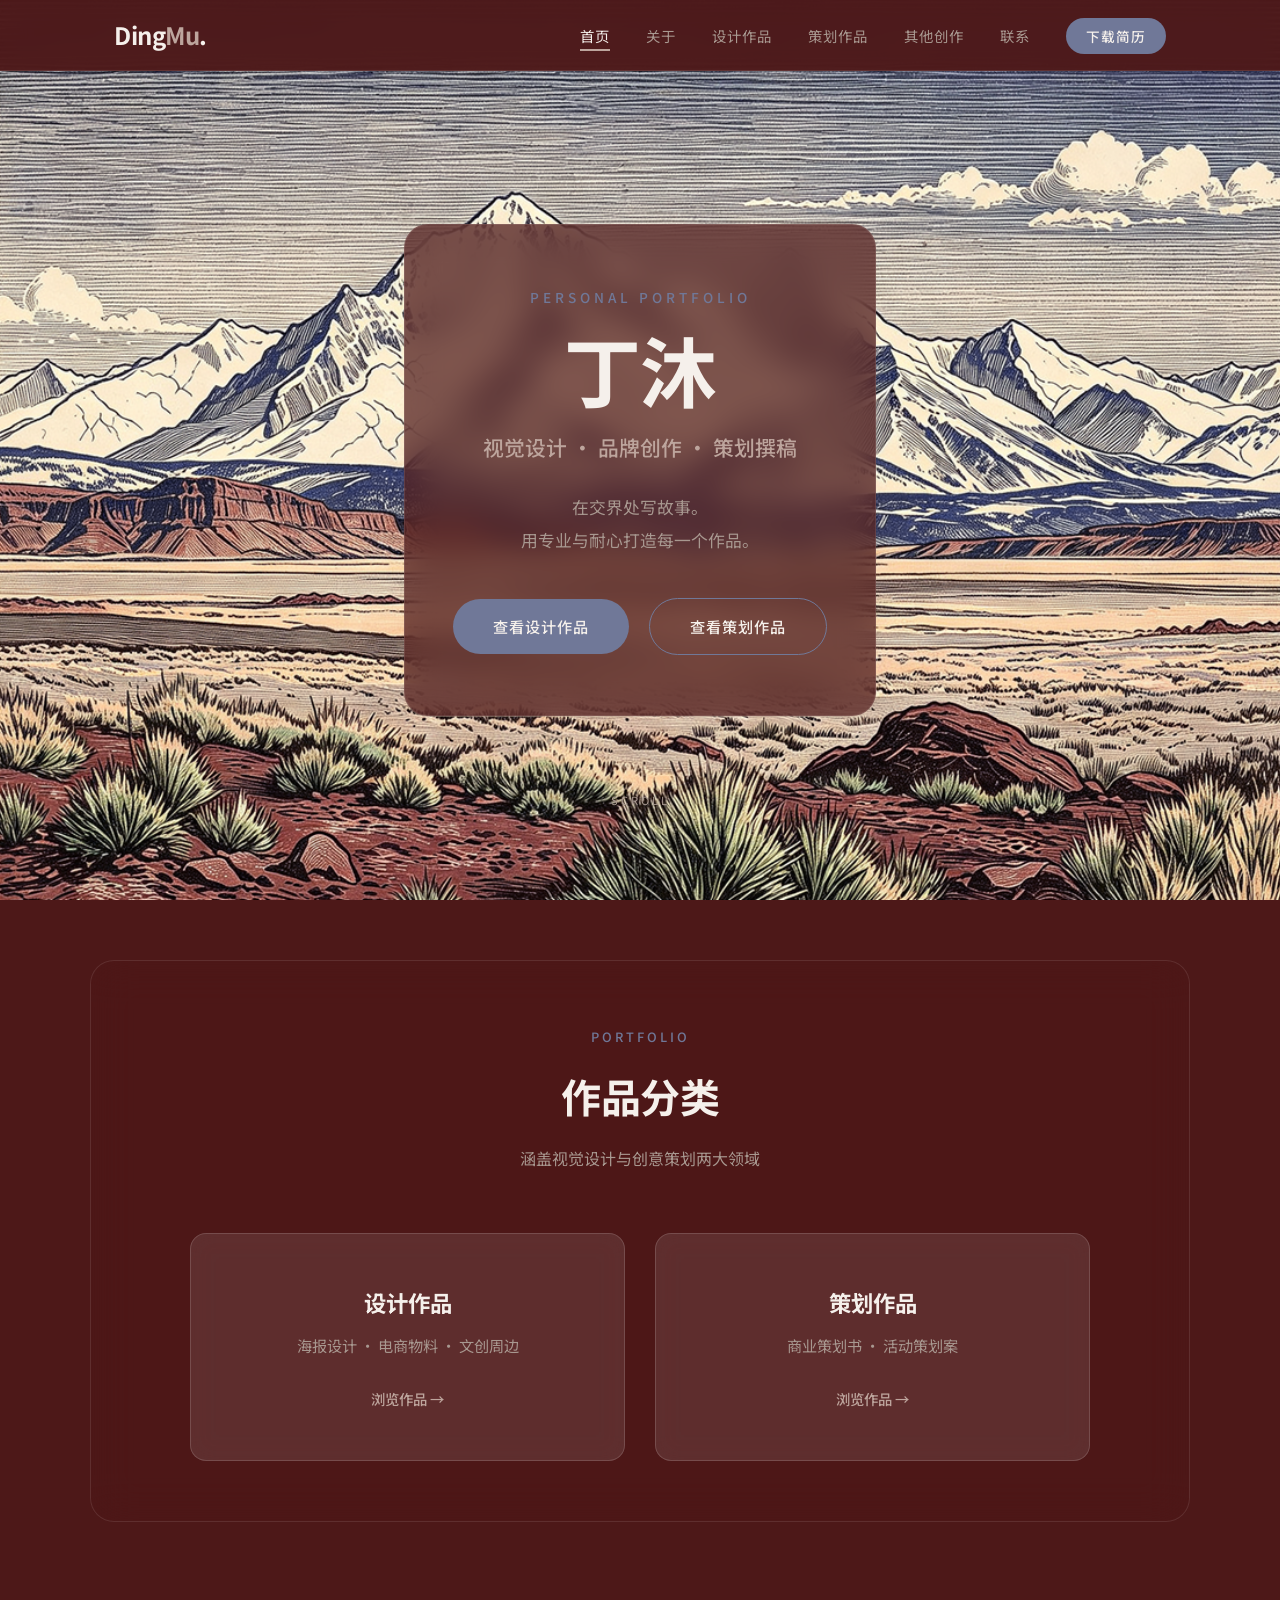
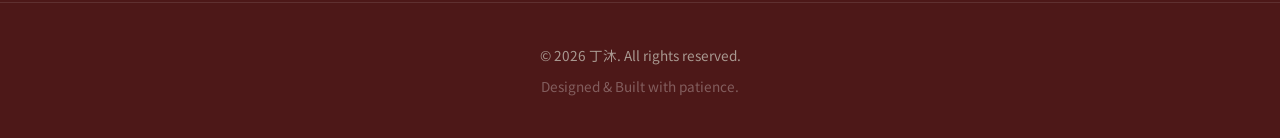
<file: index.html>
<!DOCTYPE html>
<html lang="zh-CN">
<head>
    <meta charset="UTF-8">
    <meta name="viewport" content="width=device-width, initial-scale=1.0">
    <title>丁沐 | 策划创作 & 视觉设计</title>
    <link href="https://fonts.googleapis.com/css2?family=Noto+Sans+SC:wght@300;400;500;700&display=swap" rel="stylesheet">
    <link rel="stylesheet" href="style.css">
    <link rel="preload" as="image" href="images/bg2.png">
</head>
<body>
    <div class="home-bg"></div>
    <nav class="navbar">
        <div class="nav-container">
            <a href="index.html" class="logo">Ding<span>Mu</span>.</a>
            <ul class="nav-links">
                <li><a href="index.html" class="active">首页</a></li>
                <li><a href="about.html">关于</a></li>
                <li><a href="design.html">设计作品</a></li>
                <li><a href="planning.html">策划作品</a></li>
                <li><a href="other.html">其他创作</a></li>
                <li><a href="contact.html">联系</a></li>
                <li><a href="resume.pdf" class="download-btn" download>下载简历</a></li>
            </ul>
            <button class="menu-toggle" aria-label="菜单">
                <span></span><span></span><span></span>
            </button>
        </div>
    </nav>

    <section class="hero">
        <div class="hero-content">
            <p class="hero-greeting">Personal Portfolio</p>
            <h1 class="hero-title">丁沐</h1>
            <p class="hero-subtitle">视觉设计 · 品牌创作 · 策划撰稿</p>
            <p class="hero-desc">在交界处写故事。<br>用专业与耐心打造每一个作品。</p>
            <div>
                <a href="design.html" class="btn-primary">查看设计作品</a>
                <a href="planning.html" class="btn-secondary">查看策划作品</a>
            </div>
        </div>
        <div class="hero-scroll">
            <span>SCROLL</span>
            <div class="scroll-line"></div>
        </div>
    </section>

    <section class="about-section" style="padding-top:60px;">
        <div class="container">
            <div class="section-header">
                <span class="section-tag">PORTFOLIO</span>
                <h2 class="section-title">作品分类</h2>
                <p class="section-desc">涵盖视觉设计与创意策划两大领域</p>
            </div>
            <div class="category-grid">
                <a href="design.html" class="category-card">
                    <h3>设计作品</h3>
                    <p>海报设计 · 电商物料 · 文创周边</p>
                    <span class="category-link">浏览作品 →</span>
                </a>
                <a href="planning.html" class="category-card">
                    <h3>策划作品</h3>
                    <p>商业策划书 · 活动策划案</p>
                    <span class="category-link">浏览作品 →</span>
                </a>
            </div>
        </div>
    </section>

    <footer class="footer">
        <div class="container">
            <p>© 2026 丁沐. All rights reserved.</p>
            <p>Designed & Built with patience.</p>
        </div>
    </footer>

    <script src="script.js"></script>
</body>
</html>
</file>
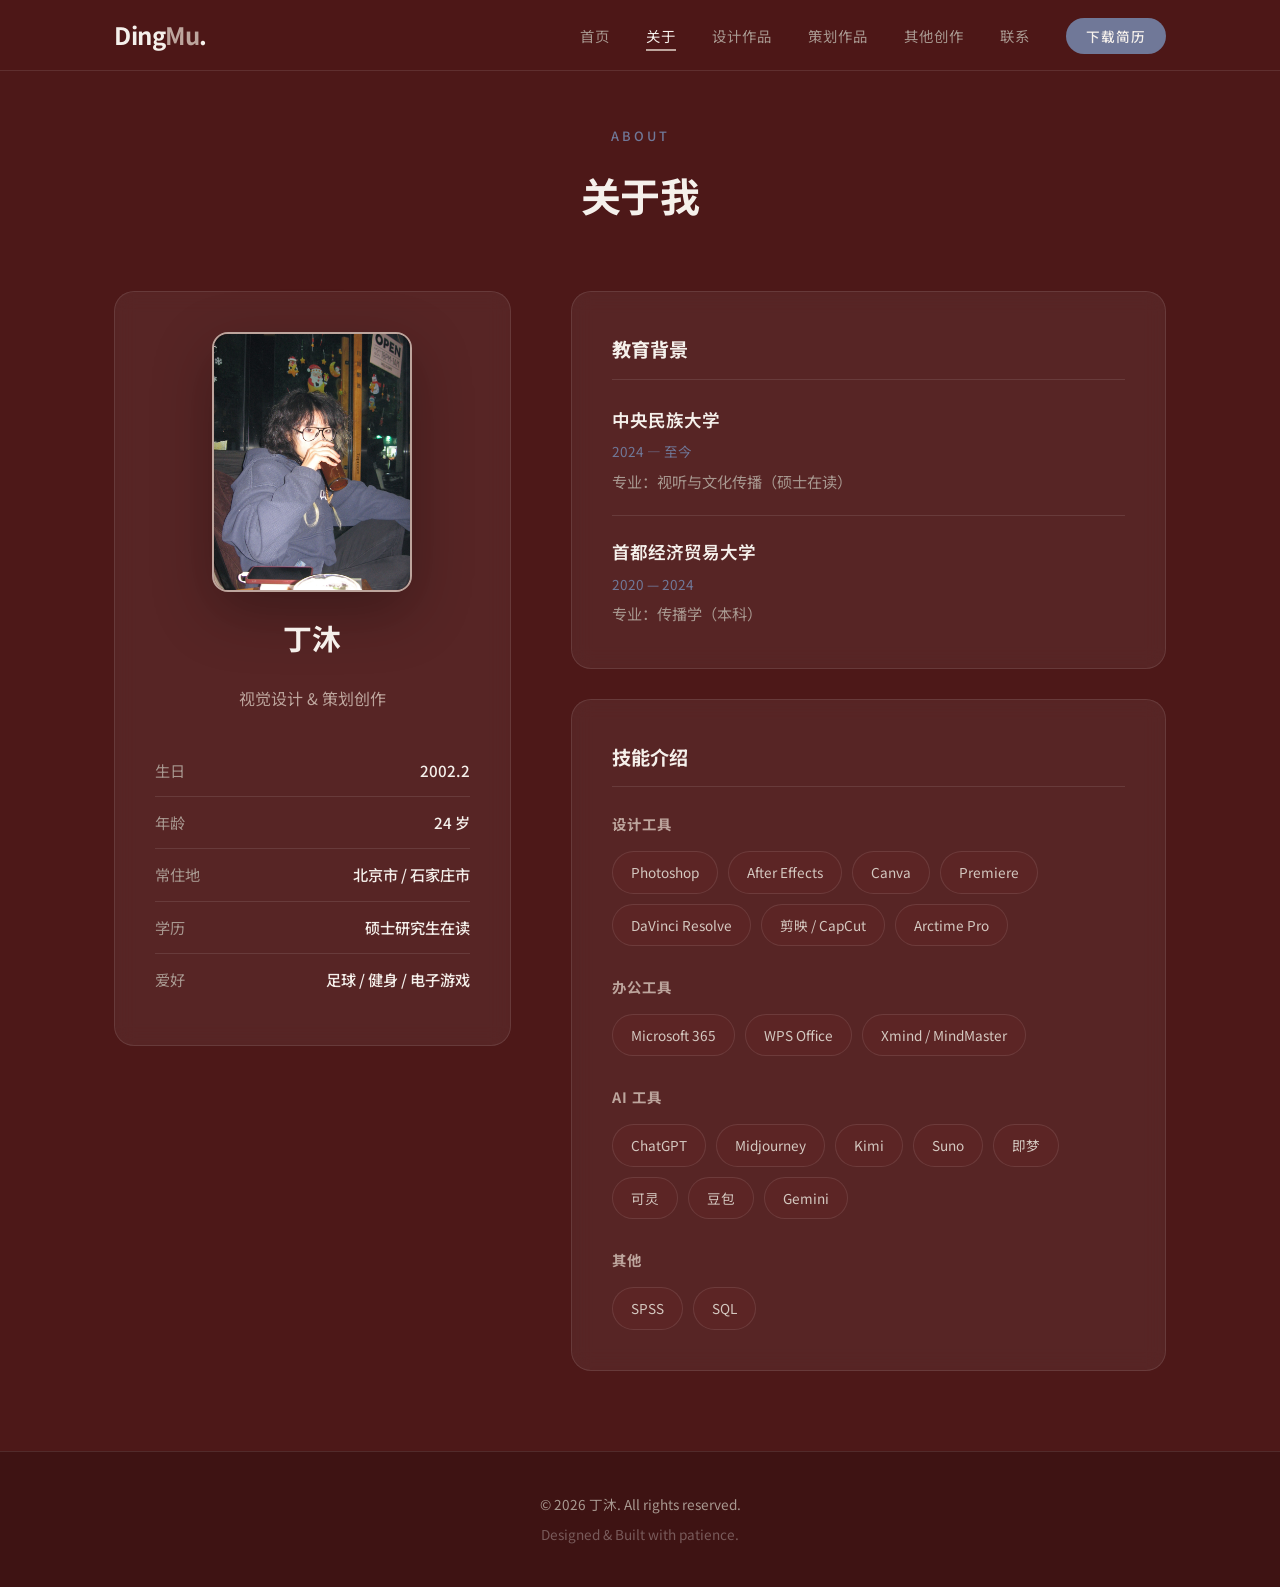
<file: about.html>
<!DOCTYPE html>
<html lang="zh-CN">
<head>
    <meta charset="UTF-8">
    <meta name="viewport" content="width=device-width, initial-scale=1.0">
    <title>关于我 | 丁沐</title>
    <link href="https://fonts.googleapis.com/css2?family=Noto+Sans+SC:wght@300;400;500;700&display=swap" rel="stylesheet">
    <link rel="stylesheet" href="style.css">
</head>
<body>
    <nav class="navbar">
        <div class="nav-container">
            <a href="index.html" class="logo">Ding<span>Mu</span>.</a>
            <ul class="nav-links">
                <li><a href="index.html">首页</a></li>
                <li><a href="about.html" class="active">关于</a></li>
                <li><a href="design.html">设计作品</a></li>
                <li><a href="planning.html">策划作品</a></li>
                <li><a href="other.html">其他创作</a></li>
                <li><a href="contact.html">联系</a></li>
                <li><a href="resume.pdf" class="download-btn" download>下载简历</a></li>
            </ul>
            <button class="menu-toggle" aria-label="菜单">
                <span></span><span></span><span></span>
            </button>
        </div>
    </nav>

    <section class="about-section">
        <div class="container">
            <div class="section-header">
                <span class="section-tag">ABOUT</span>
                <h2 class="section-title">关于我</h2>
            </div>

            <div class="about-grid">
                <!-- 左侧个人信息 -->
                <div class="about-card">
                    <div class="avatar-area">
                        <img src="images/avatar.jpg" alt="丁沐" class="avatar-placeholder">
                        <div class="avatar-name">丁沐</div>
                        <div class="avatar-title">视觉设计 & 策划创作</div>
                    </div>
                    <div style="margin-top:32px;">
                        <div class="info-row">
                            <span class="info-label">生日</span>
                            <span class="info-value">2002.2</span>
                        </div>
                        <div class="info-row">
                            <span class="info-label">年龄</span>
                            <span class="info-value">24 岁</span>
                        </div>
                        <div class="info-row">
                            <span class="info-label">常住地</span>
                            <span class="info-value">北京市 / 石家庄市</span>
                        </div>
                        <div class="info-row">
                            <span class="info-label">学历</span>
                            <span class="info-value">硕士研究生在读</span>
                        </div>
                        <div class="info-row">
                            <span class="info-label">爱好</span>
                            <span class="info-value">足球 / 健身 / 电子游戏</span>
                        </div>
                    </div>
                </div>

                <!-- 右侧详细信息 -->
                <div>
                    <!-- 教育背景 -->
                    <div class="about-card" style="margin-bottom:30px;">
                        <h3>教育背景</h3>
                        <div class="edu-item">
                            <div class="edu-school">中央民族大学</div>
                            <div class="edu-year">2024 — 至今</div>
                            <div class="edu-major">专业：视听与文化传播（硕士在读）</div>
                        </div>
                        <div class="edu-item">
                            <div class="edu-school">首都经济贸易大学</div>
                            <div class="edu-year">2020 — 2024</div>
                            <div class="edu-major">专业：传播学（本科）</div>
                        </div>
                    </div>

                    <!-- 技能 -->
                    <div class="about-card">
                        <h3>技能介绍</h3>
                        <div class="skills-group">
                            <h4>设计工具</h4>
                            <div class="skills">
                                <span class="skill-tag">Photoshop</span>
                                <span class="skill-tag">After Effects</span>
                                <span class="skill-tag">Canva</span>
                                <span class="skill-tag">Premiere</span>
                                <span class="skill-tag">DaVinci Resolve</span>
                                <span class="skill-tag">剪映 / CapCut</span>
                                <span class="skill-tag">Arctime Pro</span>
                            </div>
                        </div>
                        <div class="skills-group">
                            <h4>办公工具</h4>
                            <div class="skills">
                                <span class="skill-tag">Microsoft 365</span>
                                <span class="skill-tag">WPS Office</span>
                                <span class="skill-tag">Xmind / MindMaster</span>
                            </div>
                        </div>
                        <div class="skills-group">
                            <h4>AI 工具</h4>
                            <div class="skills">
                                <span class="skill-tag">ChatGPT</span>
                                <span class="skill-tag">Midjourney</span>
                                <span class="skill-tag">Kimi</span>
                                <span class="skill-tag">Suno</span>
                                <span class="skill-tag">即梦</span>
                                <span class="skill-tag">可灵</span>
                                <span class="skill-tag">豆包</span>
                                <span class="skill-tag">Gemini</span>
                            </div>
                        </div>
                        <div class="skills-group">
                            <h4>其他</h4>
                            <div class="skills">
                                <span class="skill-tag">SPSS</span>
                                <span class="skill-tag">SQL</span>
                            </div>
                        </div>
                    </div>
                </div>
            </div>
        </div>
    </section>

    <footer class="footer">
        <div class="container">
            <p>© 2026 丁沐. All rights reserved.</p>
            <p>Designed & Built with patience.</p>
        </div>
    </footer>

    <script src="script.js"></script>
</body>
</html>
</file>
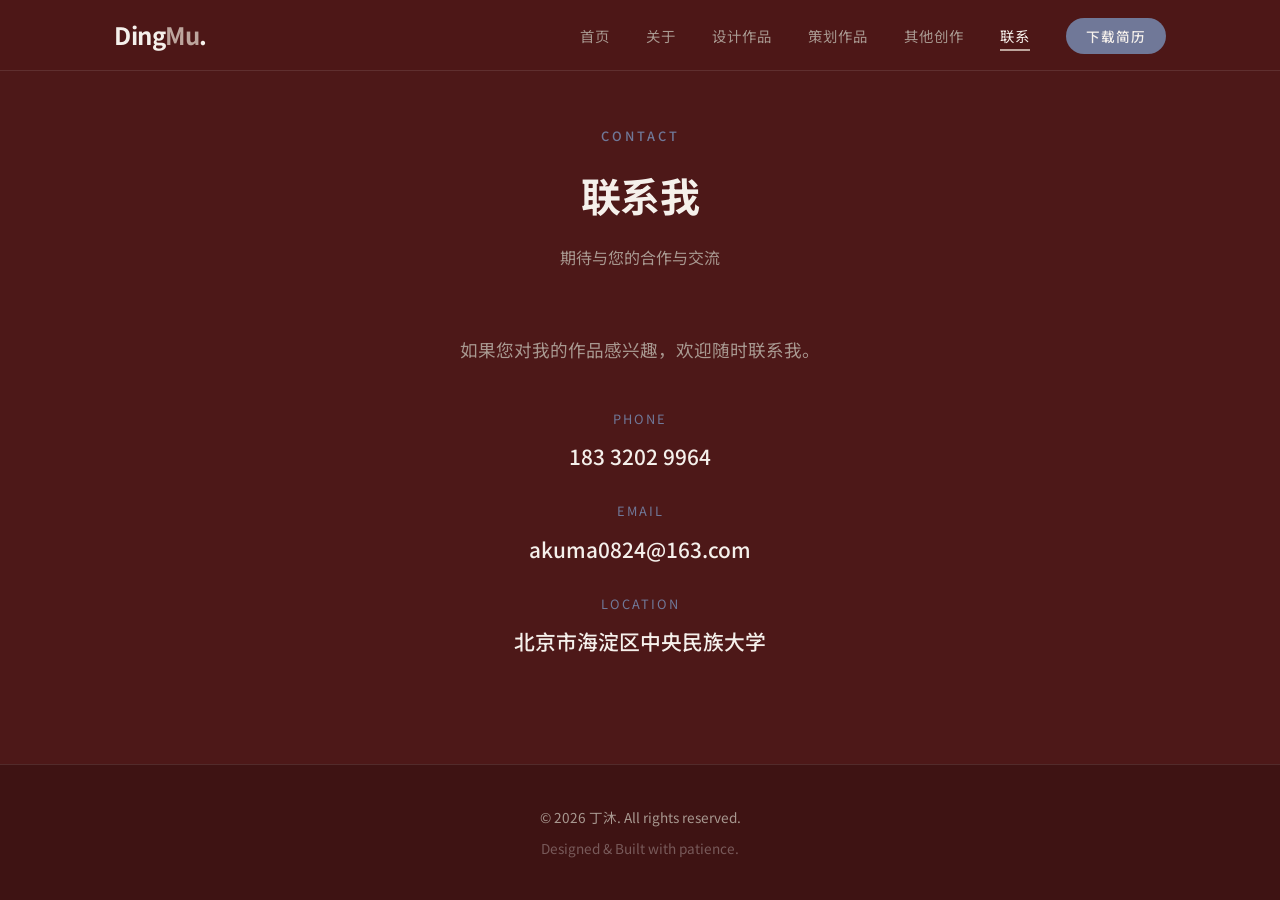
<file: contact.html>
<!DOCTYPE html>
<html lang="zh-CN">
<head>
    <meta charset="UTF-8">
    <meta name="viewport" content="width=device-width, initial-scale=1.0">
    <title>联系我 | 丁沐</title>
    <link href="https://fonts.googleapis.com/css2?family=Noto+Sans+SC:wght@300;400;500;700&display=swap" rel="stylesheet">
    <link rel="stylesheet" href="style.css">
</head>
<body>
    <nav class="navbar">
        <div class="nav-container">
            <a href="index.html" class="logo">Ding<span>Mu</span>.</a>
            <ul class="nav-links">
                <li><a href="index.html">首页</a></li>
                <li><a href="about.html">关于</a></li>
                <li><a href="design.html">设计作品</a></li>
                <li><a href="planning.html">策划作品</a></li>
                <li><a href="other.html">其他创作</a></li>
                <li><a href="contact.html" class="active">联系</a></li>
                <li><a href="resume.pdf" class="download-btn" download>下载简历</a></li>
            </ul>
            <button class="menu-toggle" aria-label="菜单">
                <span></span><span></span><span></span>
            </button>
        </div>
    </nav>

    <section class="contact-section">
        <div class="container">
            <div class="section-header">
                <span class="section-tag">CONTACT</span>
                <h2 class="section-title">联系我</h2>
                <p class="section-desc">期待与您的合作与交流</p>
            </div>

            <div class="contact-content">
                <p class="contact-desc">如果您对我的作品感兴趣，欢迎随时联系我。</p>

                <div class="contact-item">
                    <div class="contact-label">Phone</div>
                    <div class="contact-value">
                        <a href="tel:18332029964">183 3202 9964</a>
                    </div>
                </div>

                <div class="contact-item">
                    <div class="contact-label">Email</div>
                    <div class="contact-value">
                        <a href="mailto:akuma0824@163.com">akuma0824@163.com</a>
                    </div>
                </div>

                <div class="contact-item">
                    <div class="contact-label">Location</div>
                    <div class="contact-value">北京市海淀区中央民族大学</div>
                </div>
   
            </div>
        </div>
    </section>

    <footer class="footer">
        <div class="container">
            <p>© 2026 丁沐. All rights reserved.</p>
            <p>Designed & Built with patience.</p>
        </div>
    </footer>

    <script src="script.js"></script>
</body>
</html>
</file>
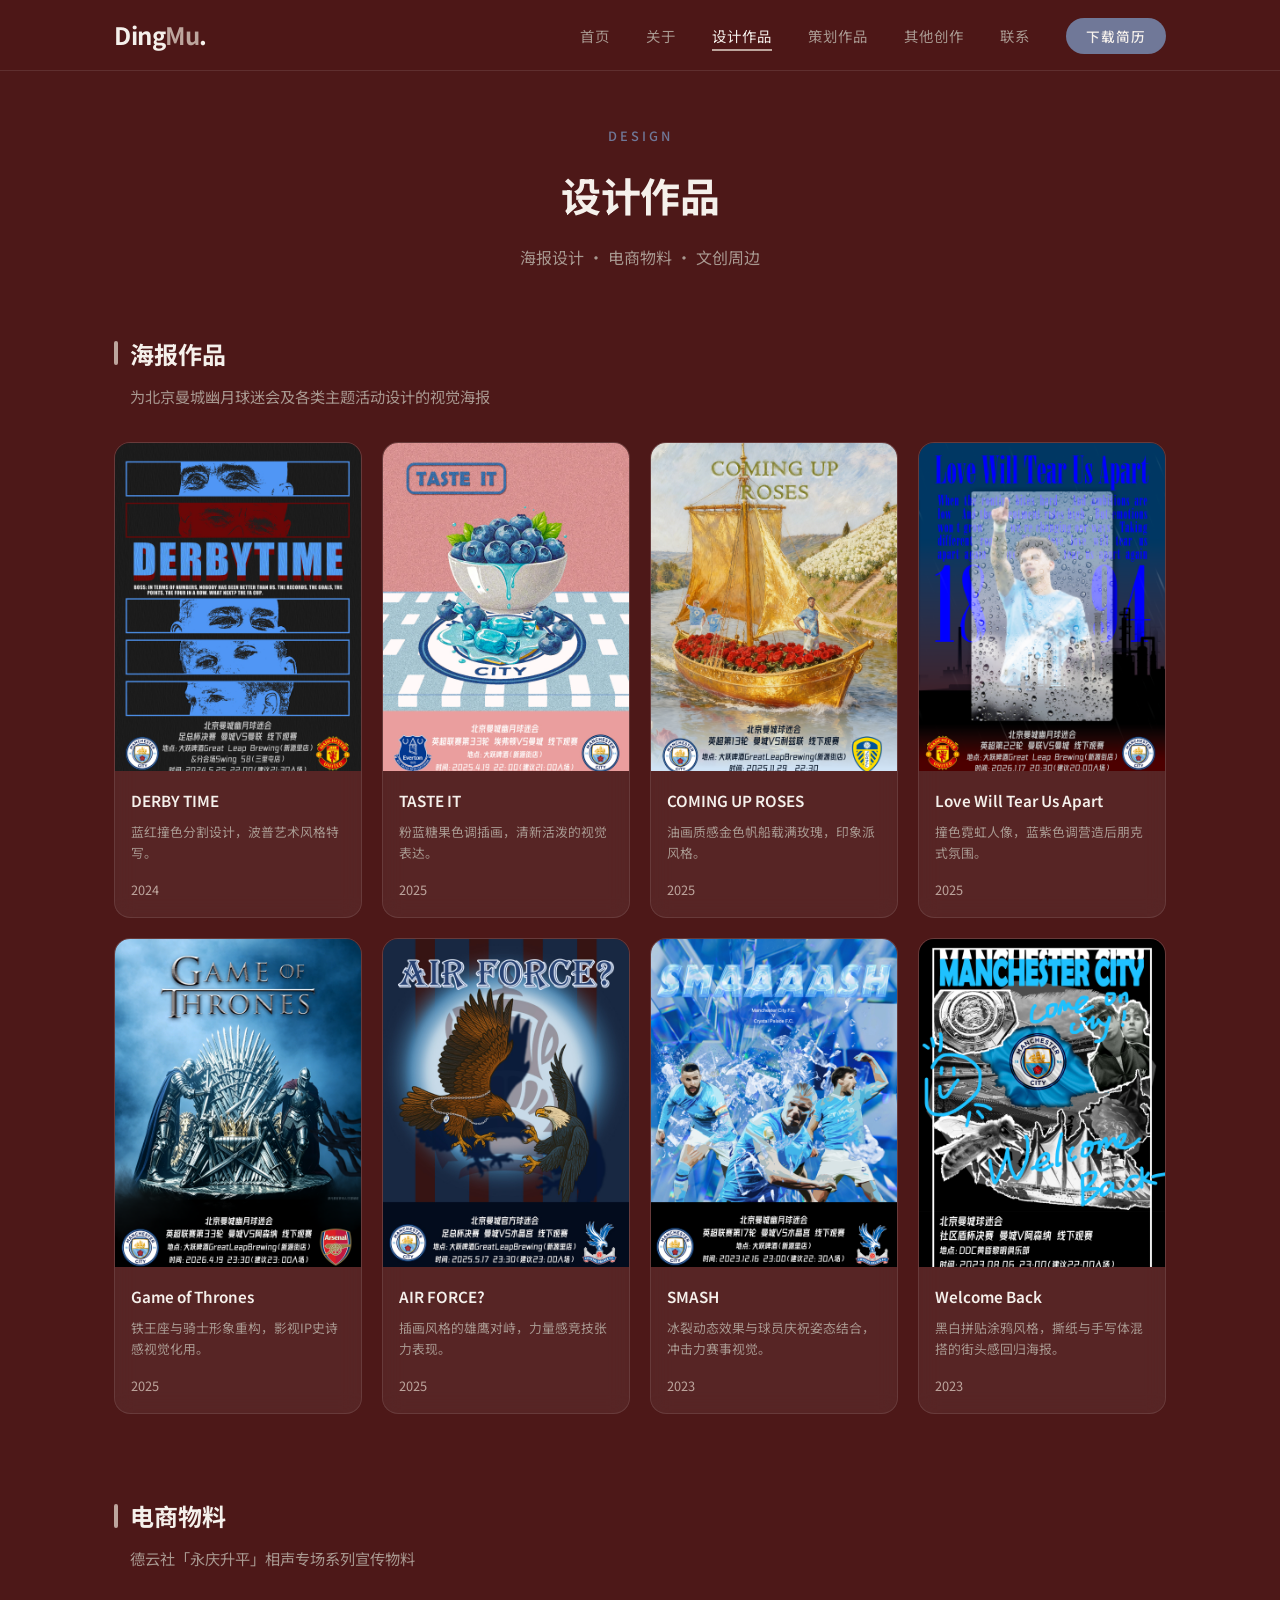
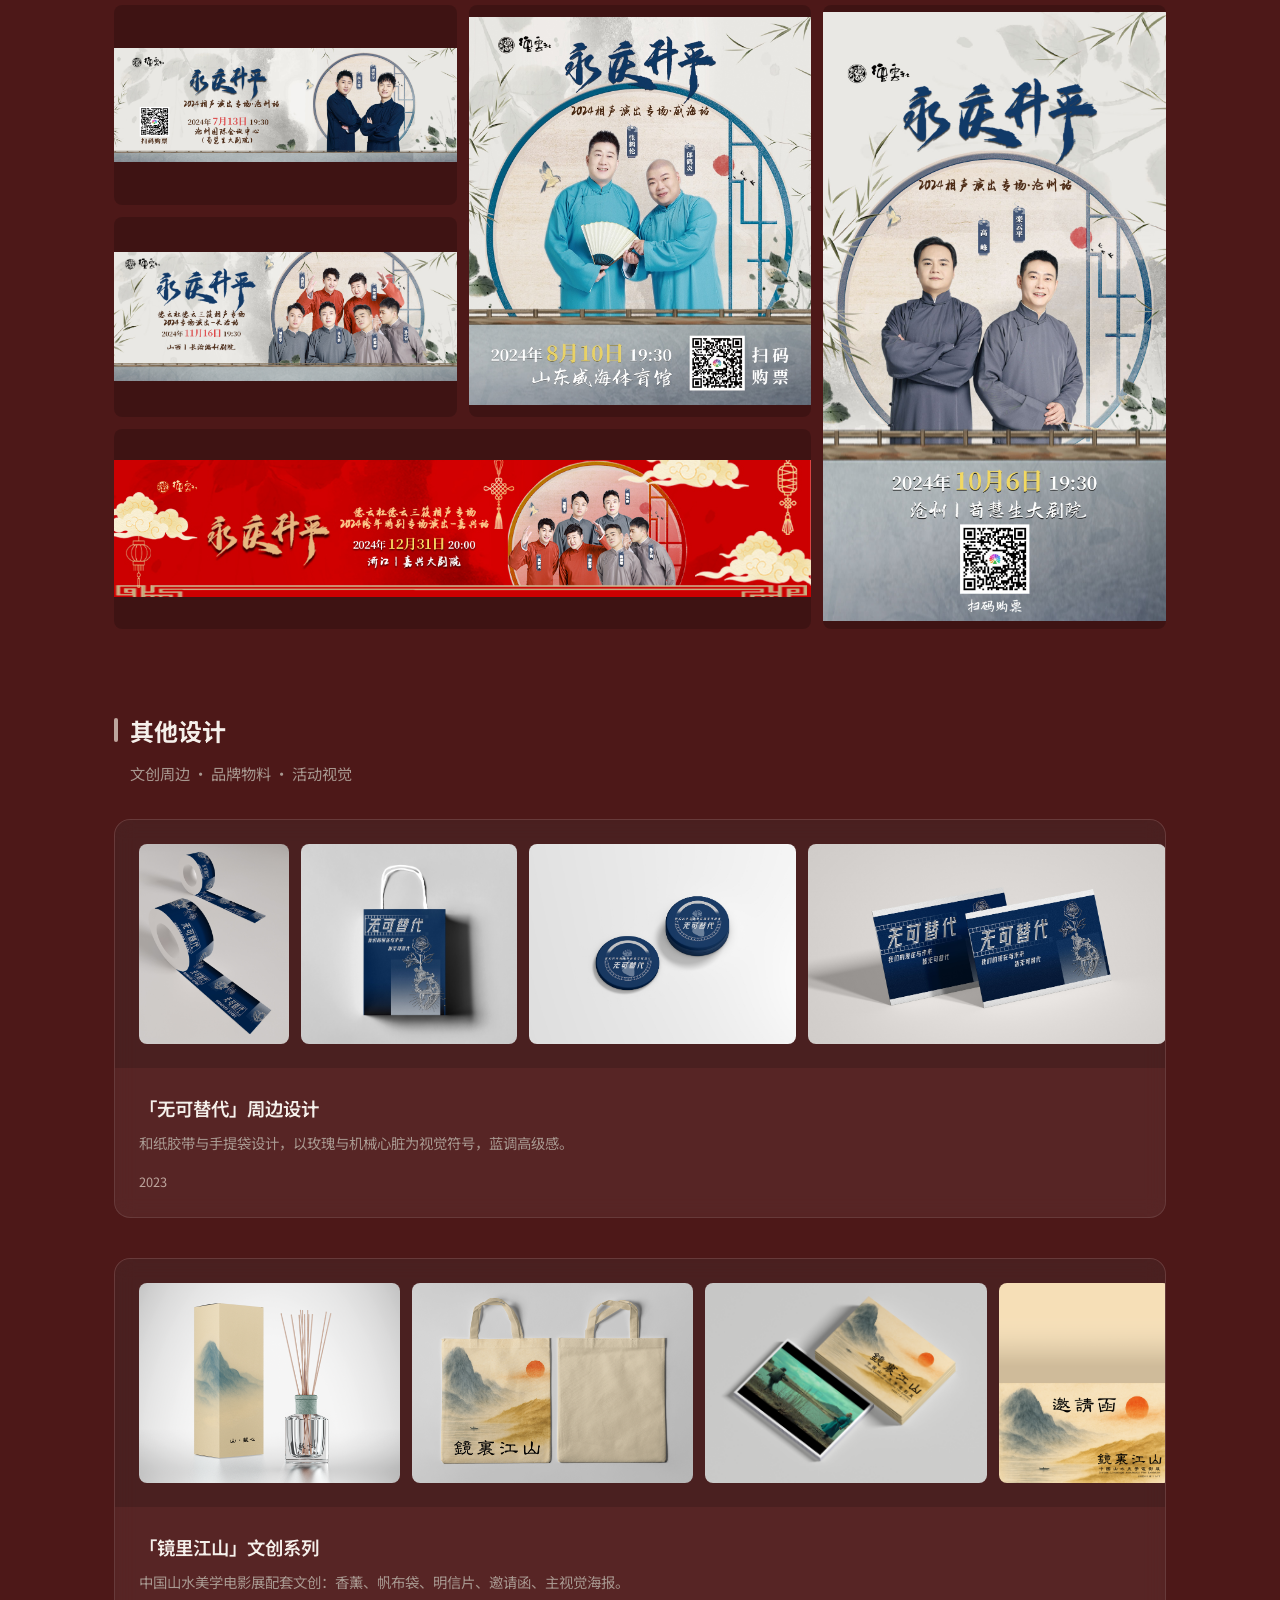
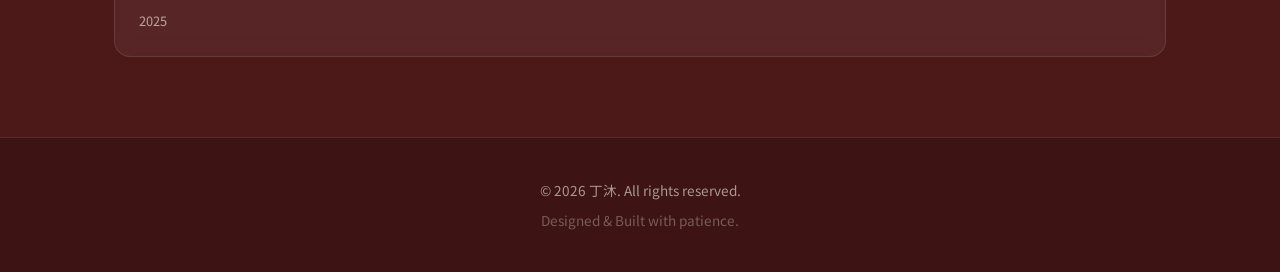
<file: design.html>
<!DOCTYPE html>
<html lang="zh-CN">
<head>
    <meta charset="UTF-8">
    <meta name="viewport" content="width=device-width, initial-scale=1.0">
    <title>设计作品 | 丁沐</title>
    <link href="https://fonts.googleapis.com/css2?family=Noto+Sans+SC:wght@300;400;500;700&display=swap" rel="stylesheet">
    <link rel="stylesheet" href="style.css">
</head>
<body>
    <nav class="navbar">
        <div class="nav-container">
            <a href="index.html" class="logo">Ding<span>Mu</span>.</a>
            <ul class="nav-links">
                <li><a href="index.html">首页</a></li>
                <li><a href="about.html">关于</a></li>
                <li><a href="design.html" class="active">设计作品</a></li>
                <li><a href="planning.html">策划作品</a></li>
                <li><a href="other.html">其他创作</a></li>
                <li><a href="contact.html">联系</a></li>
                <li><a href="resume.pdf" class="download-btn" download>下载简历</a></li>
            </ul>
            <button class="menu-toggle" aria-label="菜单">
                <span></span><span></span><span></span>
            </button>
        </div>
    </nav>

    <section class="works-section">
        <div class="container">
            <div class="section-header">
                <span class="section-tag">DESIGN</span>
                <h2 class="section-title">设计作品</h2>
                <p class="section-desc">海报设计 · 电商物料 · 文创周边</p>
            </div>

                        <!-- 海报作品：4 列 × 2 行 = 8 张 -->
            <div class="works-category">
                <h3 class="category-title">海报作品</h3>
                <p class="category-subtitle">为北京曼城幽月球迷会及各类主题活动设计的视觉海报</p>
                <div class="works-grid-4">
                    <div class="work-card">
                        <div class="work-image">
                            <img src="images/DERBY.jpg" alt="DERBY TIME">
                        </div>
                        <div class="work-info">
                            <h3>DERBY TIME</h3>
                            <p class="work-desc">蓝红撞色分割设计，波普艺术风格特写。</p>
                            <div class="work-meta">2024</div>
                        </div>
                    </div>
                    <div class="work-card">
                        <div class="work-image">
                            <img src="images/tasteit.jpg" alt="TASTE IT">
                        </div>
                        <div class="work-info">
                            <h3>TASTE IT</h3>
                            <p class="work-desc">粉蓝糖果色调插画，清新活泼的视觉表达。</p>
                            <div class="work-meta">2025</div>
                        </div>
                    </div>
                    <div class="work-card">
                        <div class="work-image">
                            <img src="images/cominguproses.png" alt="COMING UP ROSES">
                        </div>
                        <div class="work-info">
                            <h3>COMING UP ROSES</h3>
                            <p class="work-desc">油画质感金色帆船载满玫瑰，印象派风格。</p>
                            <div class="work-meta">2025</div>
                        </div>
                    </div>
                    <div class="work-card">
                        <div class="work-image">
                            <img src="images/LoveWillTearUsApart.png" alt="Love Will Tear Us Apart">
                        </div>
                        <div class="work-info">
                            <h3>Love Will Tear Us Apart</h3>
                            <p class="work-desc">撞色霓虹人像，蓝紫色调营造后朋克式氛围。</p>
                            <div class="work-meta">2025</div>
                        </div>
                    </div>
                    <div class="work-card">
                        <div class="work-image">
                            <img src="images/GoT.png" alt="Game of Thrones">
                        </div>
                        <div class="work-info">
                            <h3>Game of Thrones</h3>
                            <p class="work-desc">铁王座与骑士形象重构，影视IP史诗感视觉化用。</p>
                            <div class="work-meta">2025</div>
                        </div>
                    </div>
                    <div class="work-card">
                        <div class="work-image">
                            <img src="images/AIRFORCE.jpg" alt="AIR FORCE">
                        </div>
                        <div class="work-info">
                            <h3>AIR FORCE?</h3>
                            <p class="work-desc">插画风格的雄鹰对峙，力量感竞技张力表现。</p>
                            <div class="work-meta">2025</div>
                        </div>
                    </div>
                    <div class="work-card">
                        <div class="work-image">
                            <img src="images/smaaaash.jpg" alt="SMASH">
                        </div>
                        <div class="work-info">
                            <h3>SMASH</h3>
                            <p class="work-desc">冰裂动态效果与球员庆祝姿态结合，冲击力赛事视觉。</p>
                            <div class="work-meta">2023</div>
                        </div>
                    </div>
                    <div class="work-card">
                        <div class="work-image">
                            <img src="images/welcomeback.png" alt="Welcome Back">
                        </div>
                        <div class="work-info">
                            <h3>Welcome Back</h3>
                            <p class="work-desc">黑白拼贴涂鸦风格，撕纸与手写体混搭的街头感回归海报。</p>
                            <div class="work-meta">2023</div>
                        </div>
                    </div>
                </div>
            </div>

                                    <!-- 电商物料：按参考图3x3网格 -->
            <div class="works-category">
                <h3 class="category-title">电商物料</h3>
                <p class="category-subtitle">德云社「永庆升平」相声专场系列宣传物料</p>
                <div class="ecom-grid-ref">
                    <img src="images/dys6.jpg" alt="永庆升平沧州站" class="dys6">
                    <img src="images/dys2.jpg" alt="永庆升平威海站" class="dys2">
                    <img src="images/dys3.jpg" alt="永庆升平沧州站" class="dys3">
                    <img src="images/dys4.jpg" alt="永庆升平长治站" class="dys4">
                    <img src="images/dys5.jpg" alt="永庆升平嘉兴跨年站" class="dys5">
                </div>
            </div>

                                              <!-- 其他设计 -->
            <div class="works-category">
                <h3 class="category-title">其他设计</h3>
                <p class="category-subtitle">文创周边 · 品牌物料 · 活动视觉</p>
                <div class="works-grid-single">
                    <div class="work-card">
                        <div class="img-row">
                            <img src="images/sample5.jpg" alt="和纸胶带">
                            <img src="images/sample6.jpg" alt="手提袋">
                            <img src="images/sample7.jpg" alt="杯垫">
                            <img src="images/sample8.jpg" alt="卡片">
                        </div>
                        <div class="work-info">
                            <h3>「无可替代」周边设计</h3>
                            <p class="work-desc">和纸胶带与手提袋设计，以玫瑰与机械心脏为视觉符号，蓝调高级感。</p>
                            <div class="work-meta">2023</div>
                        </div>
                    </div>
                    <div class="work-card">
                        <div class="img-row">
                            <img src="images/sample1.png" alt="香薰">
                            <img src="images/sample2.png" alt="帆布袋">
                            <img src="images/sample3.png" alt="明信片">
                            <img src="images/sample4.png" alt="邀请函">
                            <img src="images/kv.png" alt="主视觉海报">
                        </div>
                        <div class="work-info">
                            <h3>「镜里江山」文创系列</h3>
                            <p class="work-desc">中国山水美学电影展配套文创：香薰、帆布袋、明信片、邀请函、主视觉海报。</p>
                            <div class="work-meta">2025</div>
                        </div>
                    </div>
                </div>
            </div>
        </div>
    </section>

    <footer class="footer">
        <div class="container">
            <p>© 2026 丁沐. All rights reserved.</p>
            <p>Designed & Built with patience.</p>
        </div>
    </footer>

    <script src="script.js"></script>
</body>
</html>
</file>
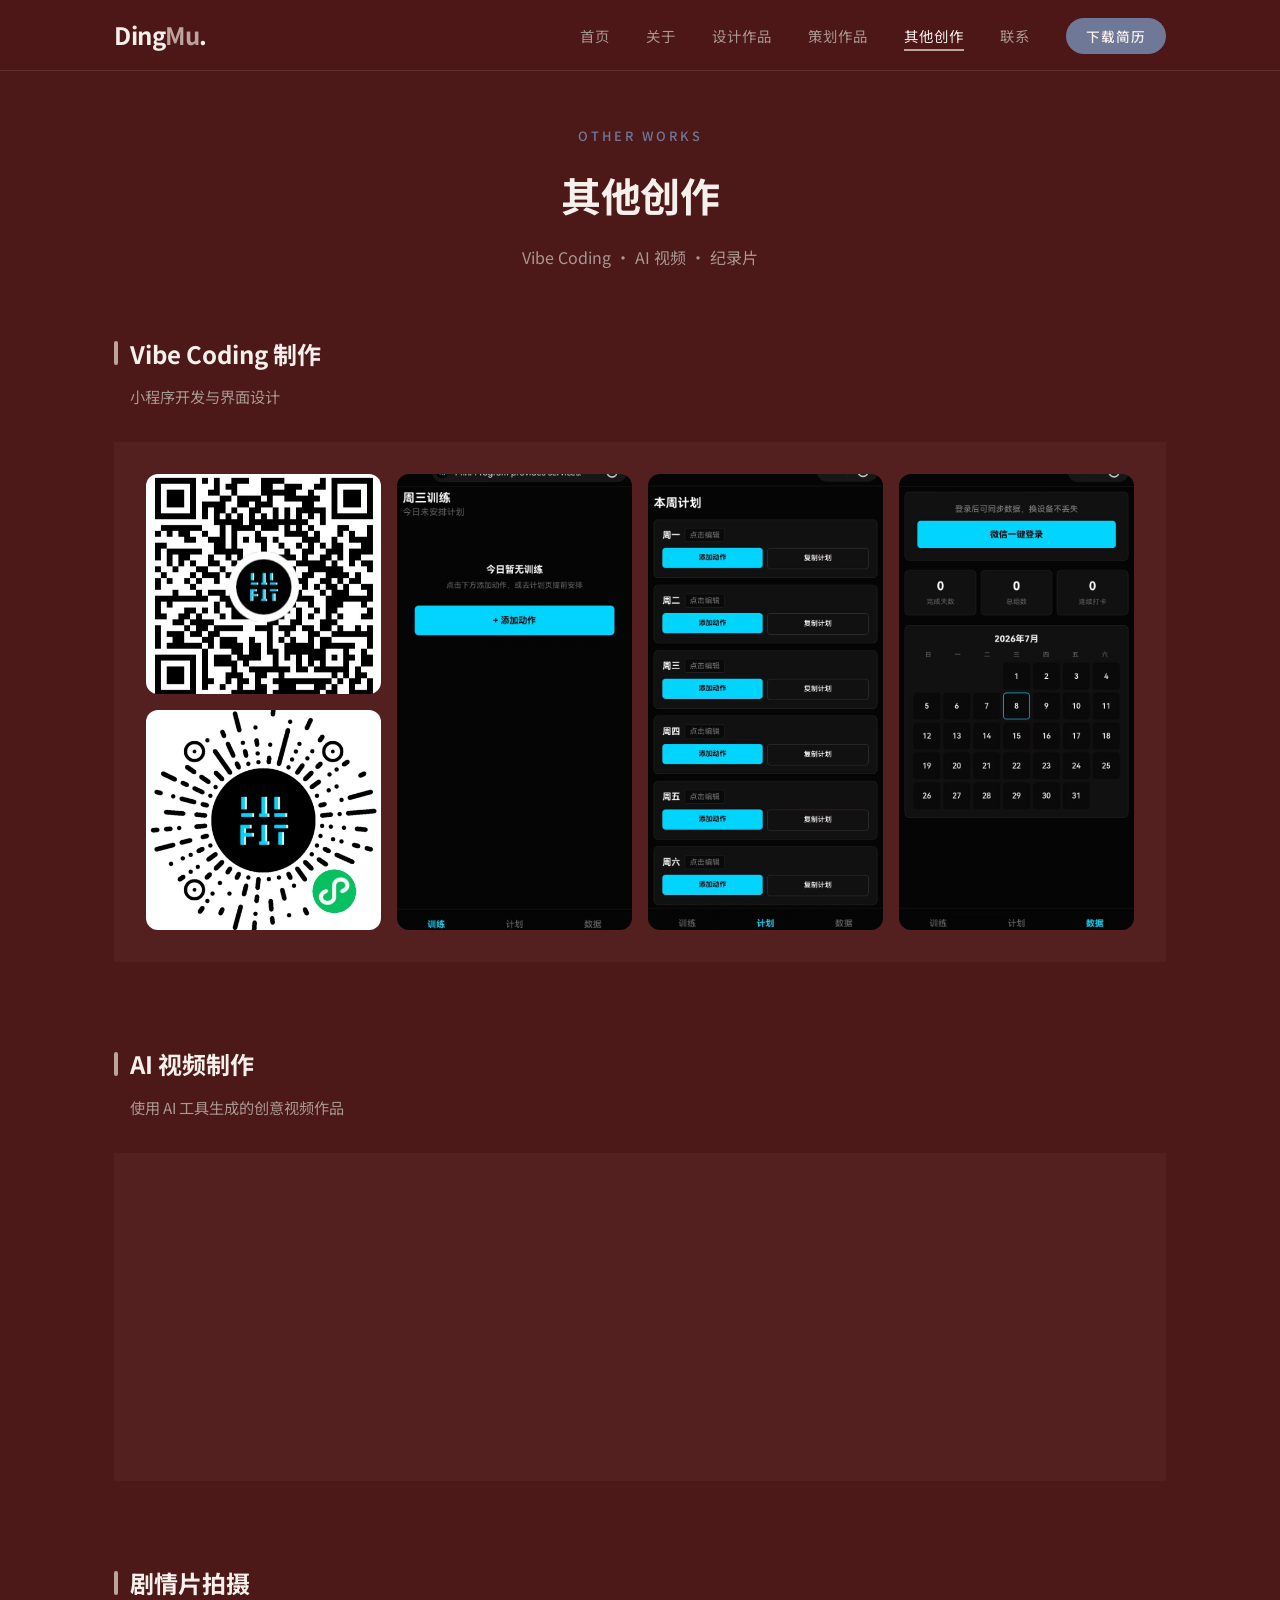
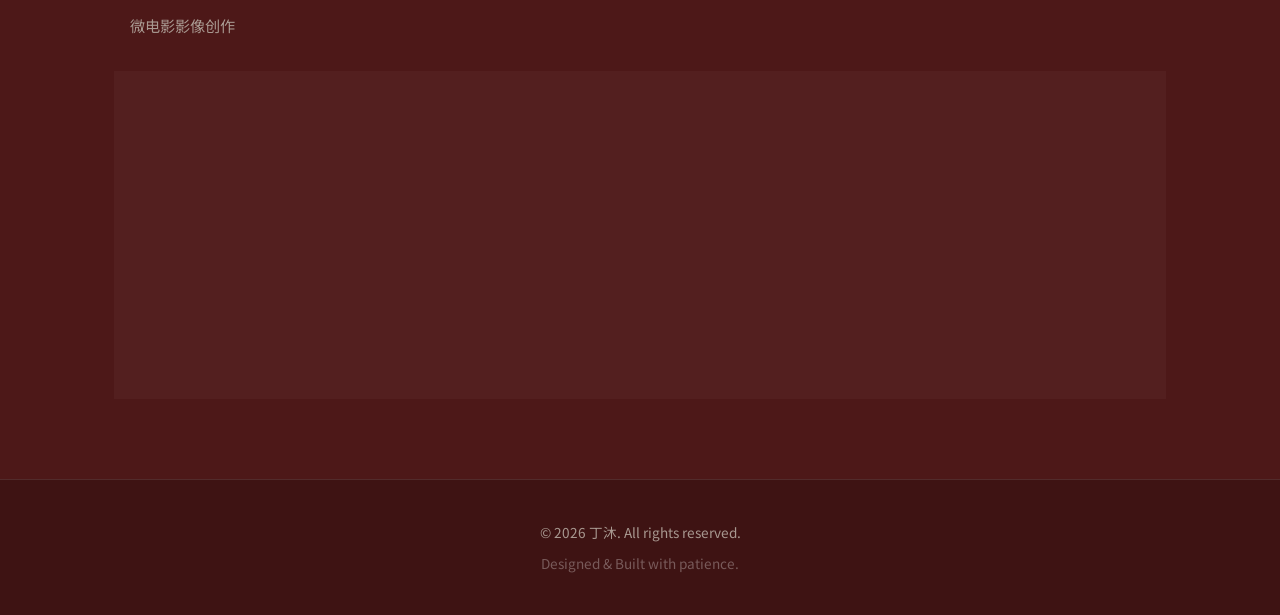
<file: other.html>
<!DOCTYPE html>
<html lang="zh-CN">
<head>
    <meta charset="UTF-8">
    <meta name="viewport" content="width=device-width, initial-scale=1.0">
    <title>其他创作 | 丁沐</title>
    <link href="https://fonts.googleapis.com/css2?family=Noto+Sans+SC:wght@300;400;500;700&display=swap" rel="stylesheet">
    <link rel="stylesheet" href="style.css">
</head>
<body>
    <nav class="navbar">
        <div class="nav-container">
            <a href="index.html" class="logo">Ding<span>Mu</span>.</a>
            <ul class="nav-links">
                <li><a href="index.html">首页</a></li>
                <li><a href="about.html">关于</a></li>
                <li><a href="design.html">设计作品</a></li>
                <li><a href="planning.html">策划作品</a></li>
                <li><a href="other.html" class="active">其他创作</a></li>
                <li><a href="contact.html">联系</a></li>
                <li><a href="resume.pdf" class="download-btn" download>下载简历</a></li>
            </ul>
            <button class="menu-toggle" aria-label="菜单">
                <span></span><span></span><span></span>
            </button>
        </div>
    </nav>

    <section class="works-section">
        <div class="container">
            <div class="section-header">
                <span class="section-tag">OTHER WORKS</span>
                <h2 class="section-title">其他创作</h2>
                <p class="section-desc">Vibe Coding · AI 视频 · 纪录片</p>
            </div>

                        <!-- Vibe Coding -->
            <div class="works-category">
                <h3 class="category-title">Vibe Coding 制作</h3>
                <p class="category-subtitle">小程序开发与界面设计</p>
                <div class="mini-grid">
                    <img src="images/mini0.jpg" alt="小程序码1" class="qr-code">
                    <img src="images/mini.jpg" alt="小程序码2" class="qr-code2">
                    <img src="images/mini1.jpg" alt="训练页面" class="screen-tall">
                    <img src="images/mini2.jpg" alt="计划页面" class="screen-tall">
                    <img src="images/mini3.jpg" alt="数据页面" class="screen-tall">
                </div>
            </div>

                                    <!--  AI 视频 -->
            <div class="works-category">
                <h3 class="category-title">AI 视频制作</h3>
                <p class="category-subtitle">使用 AI 工具生成的创意视频作品</p>
                <div class="video-row">
                    <iframe 
                        src="//player.bilibili.com/player.html?bvid=BV1EHMg67EH5&page=1&high_quality=1&autoplay=0" 
                        width="500" 
                        height="280" 
                        frameborder="0" 
                        allowfullscreen>
                    </iframe>
                </div>
            </div>

            <!--剧情片 -->
            <div class="works-category">
                <h3 class="category-title">剧情片拍摄</h3>
                <p class="category-subtitle">微电影影像创作</p>
                <div class="video-row">
                    <iframe 
                        src="//player.bilibili.com/player.html?bvid=BV1jh4y1R7Db&page=1&high_quality=1&autoplay=0" 
                        width="500" 
                        height="280" 
                        frameborder="0" 
                        allowfullscreen>
                    </iframe>
                </div>
            </div>
        </div>
    </section>

    <footer class="footer">
        <div class="container">
            <p>© 2026 丁沐. All rights reserved.</p>
            <p>Designed & Built with patience.</p>
        </div>
    </footer>

    <script src="script.js"></script>
</body>
</html>
</file>
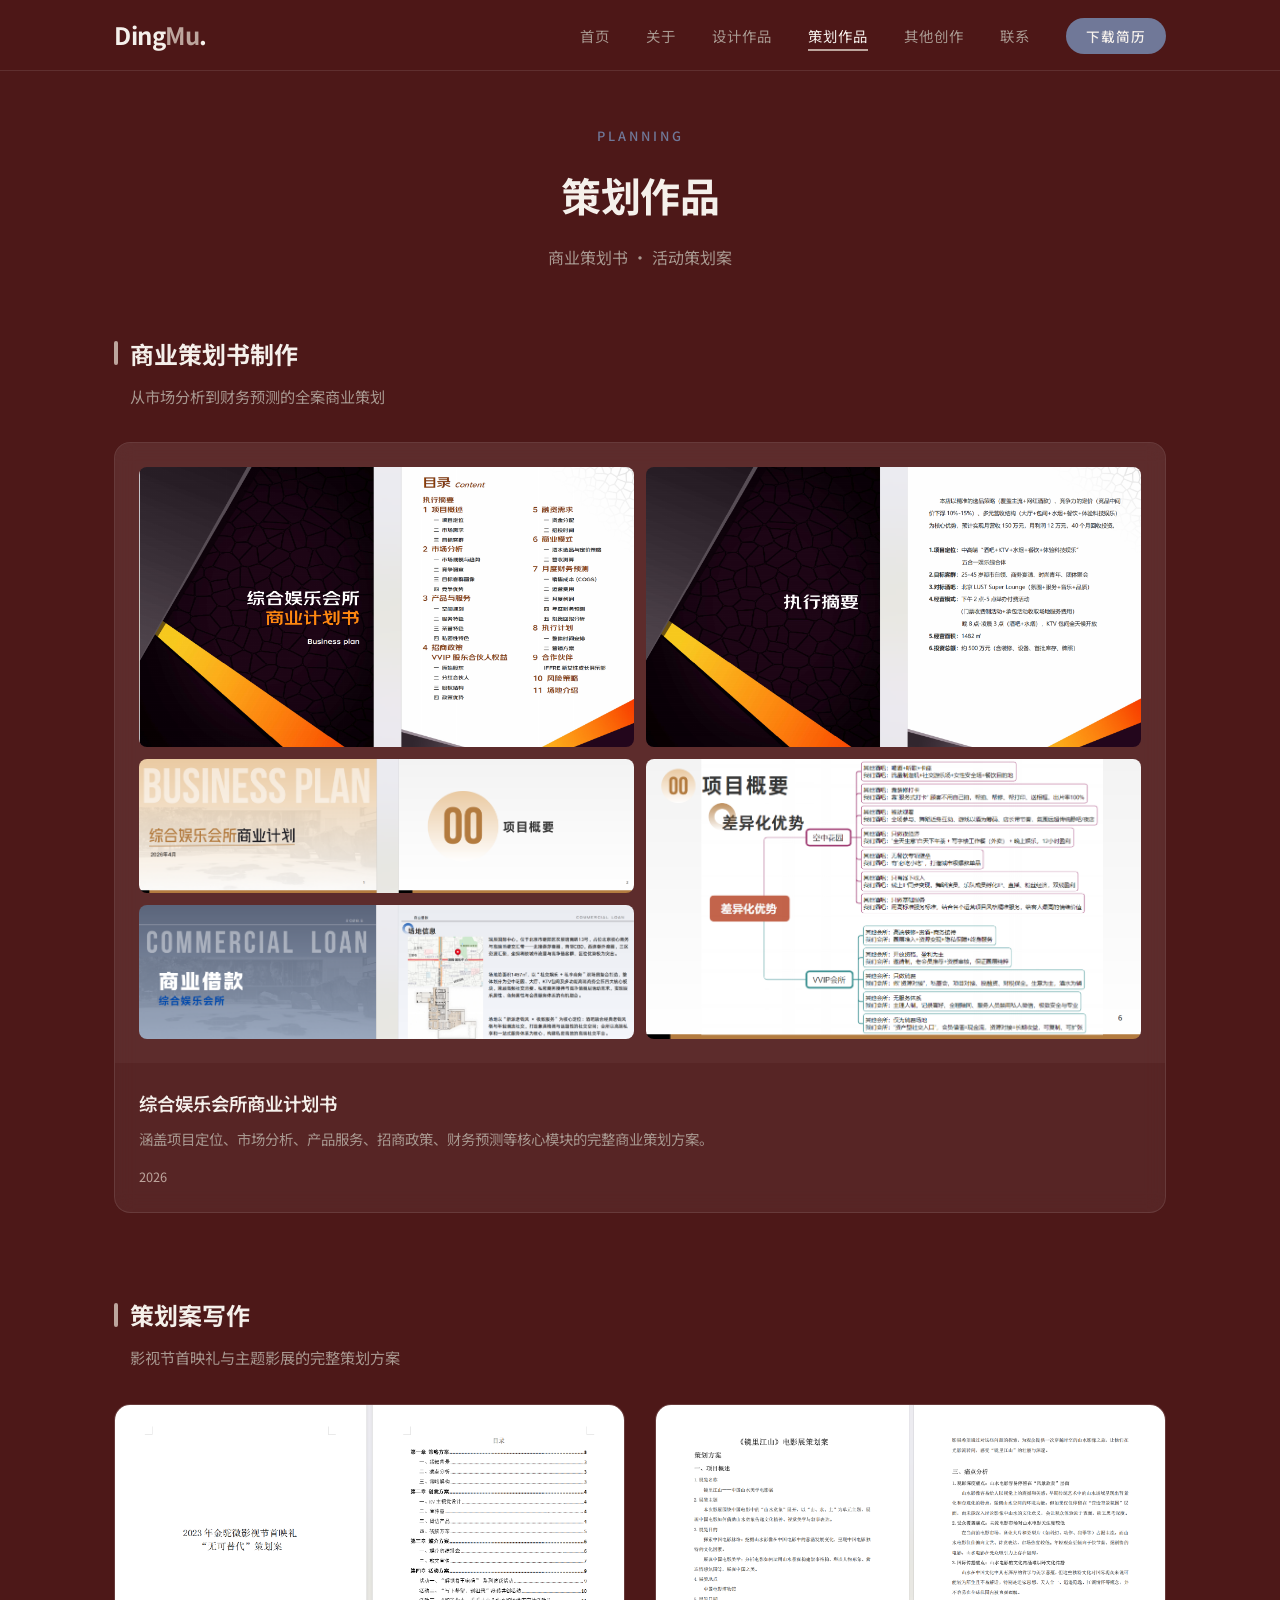
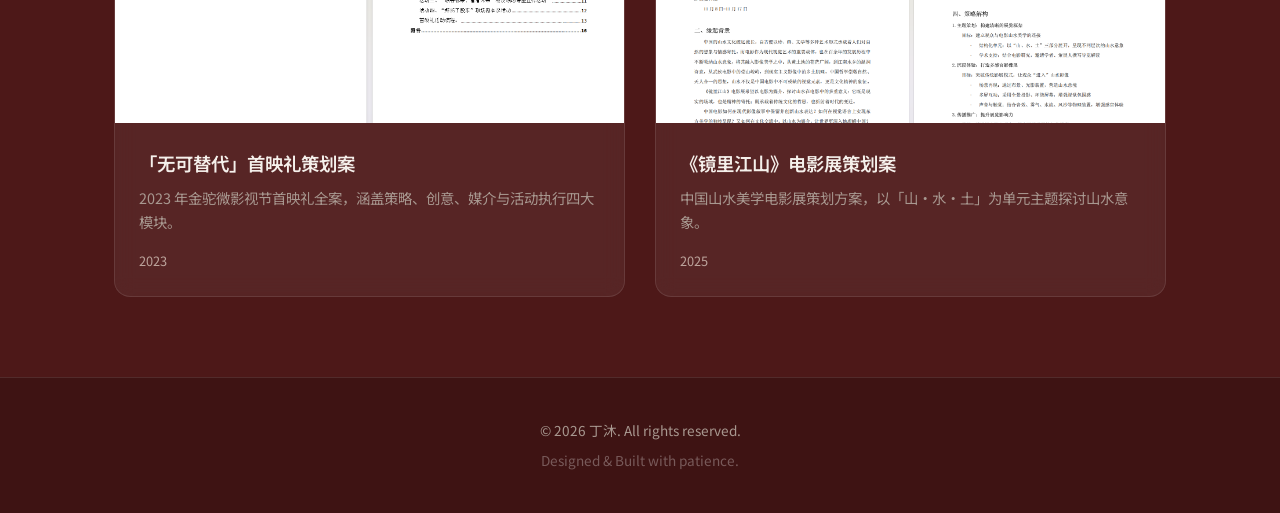
<file: planning.html>
<!DOCTYPE html>
<html lang="zh-CN">
<head>
    <meta charset="UTF-8">
    <meta name="viewport" content="width=device-width, initial-scale=1.0">
    <title>策划作品 | 丁沐</title>
    <link href="https://fonts.googleapis.com/css2?family=Noto+Sans+SC:wght@300;400;500;700&display=swap" rel="stylesheet">
    <link rel="stylesheet" href="style.css">
</head>
<body>
    <nav class="navbar">
        <div class="nav-container">
            <a href="index.html" class="logo">Ding<span>Mu</span>.</a>
            <ul class="nav-links">
                <li><a href="index.html">首页</a></li>
                <li><a href="about.html">关于</a></li>
                <li><a href="design.html">设计作品</a></li>
                <li><a href="planning.html" class="active">策划作品</a></li>
                <li><a href="other.html">其他创作</a></li>
                <li><a href="contact.html">联系</a></li>
                <li><a href="resume.pdf" class="download-btn" download>下载简历</a></li>
            </ul>
            <button class="menu-toggle" aria-label="菜单">
                <span></span><span></span><span></span>
            </button>
        </div>
    </nav>

    <section class="works-section">
        <div class="container">
            <div class="section-header">
                <span class="section-tag">PLANNING</span>
                <h2 class="section-title">策划作品</h2>
                <p class="section-desc">商业策划书 · 活动策划案</p>
            </div>

                                   <!-- 商业策划书：2行2列合并展示 -->
            <div class="works-category">
                <h3 class="category-title">商业策划书制作</h3>
                <p class="category-subtitle">从市场分析到财务预测的全案商业策划</p>
                <div class="works-grid">
                    <div class="work-card" style="grid-column: 1 / -1;">
                        <div class="plan-gallery">
                            <img src="images/bp1.png" alt="封面目录">
                            <img src="images/bp2.png" alt="执行摘要">
                            <div class="plan-merge">
                                <img src="images/bp4.png" alt="项目概要">
                                <img src="images/bp5.png" alt="商业借款">
                            </div>
                            <img src="images/bp6.png" alt="差异化优势">
                        </div>
                        <div class="work-info">
                            <h3>综合娱乐会所商业计划书</h3>
                            <p class="work-desc">涵盖项目定位、市场分析、产品服务、招商政策、财务预测等核心模块的完整商业策划方案。</p>
                            <div class="work-meta">2026</div>
                        </div>
                    </div>
                </div>
            </div>

                        <!-- 策划案写作：2 列 -->
            <div class="works-category">
                <h3 class="category-title">策划案写作</h3>
                <p class="category-subtitle">影视节首映礼与主题影展的完整策划方案</p>
                <div class="works-grid">
                    <div class="work-card">
                        <div class="work-image">
                            <img src="images/pl2.png" alt="无可替代策划案">
                        </div>
                        <div class="work-info">
                            <h3>「无可替代」首映礼策划案</h3>
                            <p class="work-desc">2023 年金驼微影视节首映礼全案，涵盖策略、创意、媒介与活动执行四大模块。</p>
                            <div class="work-meta">2023</div>
                        </div>
                    </div>
                    <div class="work-card">
                        <div class="work-image">
                            <img src="images/pl1.png" alt="镜里江山电影展策划案">
                        </div>
                        <div class="work-info">
                            <h3>《镜里江山》电影展策划案</h3>
                            <p class="work-desc">中国山水美学电影展策划方案，以「山·水·土」为单元主题探讨山水意象。</p>
                            <div class="work-meta">2025</div>
                        </div>
                    </div>
                </div>
            </div>
        </div>
    </section>

    <footer class="footer">
        <div class="container">
            <p>© 2026 丁沐. All rights reserved.</p>
            <p>Designed & Built with patience.</p>
        </div>
    </footer>

    <script src="script.js"></script>
</body>
</html>
</file>
<file: style.css>
/* ============================================
   丁沐个人作品集 - 深色复古质感版
   背景: #4D1818 | 文字: #F5F0EB
   ============================================ */

:root {
    --bg: #4D1818;
    --bg-light: #5C2525;
    --bg-card: rgba(255,255,255,0.06);
    --text-main: #F5F0EB;
    --text-sub: #D4C8C0;
    --text-muted: #A89890;
    --accent-pink: #BDA59D;
    --accent-purple: #BCBAC4;
    --accent-blue: #707898;
    --accent-deep: #4F5C7A;
    --border: rgba(255,255,255,0.1);
    --transition: all 0.35s ease;
    --font: 'Noto Sans SC', -apple-system, BlinkMacSystemFont, sans-serif;
}

* { margin: 0; padding: 0; box-sizing: border-box; }
html { scroll-behavior: smooth; font-size: 16px; }
body {
    font-family: var(--font);
    color: var(--text-sub);
    background: var(--bg);
    line-height: 1.8;
    -webkit-font-smoothing: antialiased;
}
a { text-decoration: none; color: inherit; }
ul { list-style: none; }
img { max-width: 100%; display: block; border-radius: 8px; }

.container {
    max-width: 1100px;
    margin: 0 auto;
    padding: 0 24px;
}

/* ============================================
   导航栏
   ============================================ */
.navbar {
    position: fixed;
    top: 0; left: 0; width: 100%;
    z-index: 1000;
    background: rgba(77, 24, 24, 0.95);
    backdrop-filter: blur(12px);
    border-bottom: 1px solid var(--border);
    transition: var(--transition);
}
.nav-container {
    max-width: 1100px;
    margin: 0 auto;
    padding: 0 24px;
    height: 70px;
    display: flex;
    align-items: center;
    justify-content: space-between;
}
.logo {
    font-size: 1.5rem;
    font-weight: 700;
    color: var(--text-main);
    letter-spacing: -0.5px;
}
.logo span { color: var(--accent-pink); }
.nav-links {
    display: flex;
    gap: 36px;
}
.nav-links a {
    font-size: 0.9rem;
    color: var(--text-muted);
    font-weight: 400;
    position: relative;
    padding: 5px 0;
    transition: var(--transition);
    letter-spacing: 1px;
}
.nav-links a::after {
    content: '';
    position: absolute;
    bottom: 0; left: 0;
    width: 0; height: 2px;
    background: var(--accent-pink);
    transition: var(--transition);
}
.nav-links a:hover, .nav-links a.active {
    color: var(--text-main);
}
.nav-links a:hover::after, .nav-links a.active::after {
    width: 100%;
}
.menu-toggle {
    display: none;
    flex-direction: column;
    gap: 5px;
    background: none;
    border: none;
    cursor: pointer;
    padding: 5px;
}
.menu-toggle span {
    display: block;
    width: 24px;
    height: 2px;
    background: var(--text-main);
    transition: var(--transition);
}

/* ============================================
   Hero 首页
   ============================================ */
.hero {
    min-height: 100vh;
    display: flex;
    flex-direction: column;
    justify-content: center;
    align-items: center;
    text-align: center;
    padding: 120px 24px 80px;
    position: relative;
}
.hero-content {
    max-width: 700px;
    animation: fadeInUp 1s ease;
    background: rgba(77, 24, 24, 0.7);
    backdrop-filter: blur(16px);
    -webkit-backdrop-filter: blur(16px);
    border-radius: 24px;
    padding: 60px 48px;
    border: 1px solid rgba(255, 255, 255, 0.1);
}

.hero-greeting {
    font-size: 0.85rem;
    color: var(--accent-blue);
    margin-bottom: 16px;
    letter-spacing: 4px;
    text-transform: uppercase;
    font-weight: 500;
}
.hero-title {
    font-size: clamp(2.8rem, 6vw, 4.8rem);
    font-weight: 700;
    color: var(--text-main);
    margin-bottom: 16px;
    letter-spacing: -1px;
    line-height: 1.15;
}
.hero-subtitle {
    font-size: 1.3rem;
    color: var(--accent-pink);
    margin-bottom: 24px;
    font-weight: 500;
}
.hero-desc {
    font-size: 1.05rem;
    color: var(--text-muted);
    line-height: 2;
    margin-bottom: 40px;
    max-width: 520px;
    margin-left: auto;
    margin-right: auto;
}
.btn-primary {
    display: inline-block;
    padding: 14px 40px;
    background: var(--accent-blue);
    color: var(--text-main);
    font-size: 0.95rem;
    font-weight: 500;
    border-radius: 50px;
    transition: var(--transition);
    letter-spacing: 1px;
    border: none;
    cursor: pointer;
}
.btn-primary:hover {
    background: var(--accent-deep);
    transform: translateY(-2px);
    box-shadow: 0 10px 30px rgba(0,0,0,0.3);
}
.btn-secondary {
    display: inline-block;
    padding: 14px 40px;
    background: transparent;
    color: var(--text-main);
    font-size: 0.95rem;
    font-weight: 500;
    border-radius: 50px;
    transition: var(--transition);
    letter-spacing: 1px;
    border: 1px solid var(--accent-blue);  /* 浅蓝边框 */
    margin-left: 16px;
}
.btn-secondary:hover {
    background: var(--accent-blue);  /* 浅蓝背景 */
    color: var(--text-main);
    transform: translateY(-2px);
}
.hero-scroll {
    position: absolute;
    bottom: 40px;
    left: 50%;
    transform: translateX(-50%);
    display: flex;
    flex-direction: column;
    align-items: center;
    gap: 10px;
    animation: fadeIn 2s ease 1s both;
}
.hero-scroll span {
    font-size: 0.7rem;
    color: var(--text-muted);
    letter-spacing: 3px;
}
.scroll-line {
    width: 1px;
    height: 40px;
    background: linear-gradient(to bottom, var(--accent-pink), transparent);
    animation: scrollPulse 2s ease-in-out infinite;
}

/* ============================================
   通用区域标题
   ============================================ */
.section-header {
    text-align: center;
    margin-bottom: 60px;
}
.section-tag {
    display: inline-block;
    font-size: 0.8rem;
    color: var(--accent-blue);
    letter-spacing: 3px;
    margin-bottom: 12px;
    font-weight: 500;
}
.section-title {
    font-size: clamp(1.8rem, 4vw, 2.5rem);
    font-weight: 700;
    color: var(--text-main);
    letter-spacing: -0.5px;
}
.section-desc {
    color: var(--text-muted);
    margin-top: 12px;
    font-size: 1rem;
}

/* ============================================
   分类入口卡片（首页）
   ============================================ */
.category-grid {
    display: grid;
    grid-template-columns: repeat(2, 1fr);
    gap: 30px;
    max-width: 900px;
    margin: 0 auto;
}
/* 首页作品分类外层大卡片 */
body:has(.home-bg) .about-section .container {
    background: rgba(77, 24, 24, 0.7);
    backdrop-filter: blur(20px);
    -webkit-backdrop-filter: blur(20px);
    border-radius: 24px;
    border: 1px solid rgba(255, 255, 255, 0.1);
    padding: 60px 48px;
}
.category-card {
    background: rgba(255, 255, 255, 0.1);
    border: 1px solid rgba(255, 255, 255, 0.15);
    border-radius: 16px;
    padding: 48px 32px;
    text-align: center;
    transition: var(--transition);
    backdrop-filter: blur(12px);
    -webkit-backdrop-filter: blur(12px);
}
.category-card:hover {
    transform: translateY(-6px);
    border-color: var(--accent-pink);
    box-shadow: 0 20px 50px rgba(0,0,0,0.2);
}
.category-card h3 {
    font-size: 1.4rem;
    color: var(--text-main);
    margin-bottom: 10px;
}
.category-card p {
    font-size: 0.95rem;
    color: var(--text-muted);
    margin-bottom: 24px;
}
.category-link {
    font-size: 0.9rem;
    color: var(--accent-pink);
    font-weight: 500;
    transition: var(--transition);
}
.category-link:hover {
    color: var(--accent-purple);
    gap: 8px;
}

/* ============================================
   关于我页面
   ============================================ */
.about-section {
    padding: 120px 0 80px;
}
.about-grid {
    display: grid;
    grid-template-columns: 1fr 1.5fr;
    gap: 60px;
    align-items: start;
}
.about-card {
    background: var(--bg-card);
    border: 1px solid var(--border);
    border-radius: 20px;
    padding: 40px;
    backdrop-filter: blur(10px);
}
.about-card h3 {
    font-size: 1.2rem;
    color: var(--text-main);
    margin-bottom: 24px;
    padding-bottom: 12px;
    border-bottom: 1px solid var(--border);
}
.info-row {
    display: flex;
    justify-content: space-between;
    padding: 12px 0;
    border-bottom: 1px solid var(--border);
    font-size: 0.95rem;
}
.info-row:last-child { border-bottom: none; }
.info-label { color: var(--text-muted); }
.info-value { color: var(--text-main); font-weight: 500; }

.avatar-area {
    display: flex;
    flex-direction: column;
    align-items: center;
    gap: 20px;
}
.avatar-placeholder {
    width: 200px;
    height: 260px;
    border-radius: 16px;
    background: var(--bg-light);
    border: 2px solid var(--accent-pink);
    object-fit: cover;
    box-shadow: 0 20px 60px rgba(0,0,0,0.3);
}
.avatar-name {
    font-size: 1.8rem;
    font-weight: 700;
    color: var(--text-main);
}
.avatar-title {
    color: var(--accent-pink);
    font-size: 1rem;
}

.edu-item {
    margin-bottom: 20px;
    padding-bottom: 20px;
    border-bottom: 1px solid var(--border);
}
.edu-item:last-child { border-bottom: none; margin-bottom: 0; padding-bottom: 0; }
.edu-school {
    font-size: 1.1rem;
    color: var(--text-main);
    font-weight: 600;
    margin-bottom: 4px;
}
.edu-year {
    font-size: 0.85rem;
    color: var(--accent-blue);
    margin-bottom: 4px;
}
.edu-major {
    font-size: 0.95rem;
    color: var(--text-muted);
}

.skills-group {
    margin-bottom: 28px;
}
.skills-group:last-child { margin-bottom: 0; }
.skills-group h4 {
    font-size: 0.9rem;
    color: var(--accent-pink);
    margin-bottom: 14px;
    letter-spacing: 1px;
    text-transform: uppercase;
}
.skills {
    display: flex;
    flex-wrap: wrap;
    gap: 10px;
}
.skill-tag {
    padding: 8px 18px;
    background: var(--bg-light);
    border: 1px solid var(--border);
    border-radius: 50px;
    font-size: 0.85rem;
    color: var(--text-sub);
    transition: var(--transition);
}
.skill-tag:hover {
    border-color: var(--accent-purple);
    color: var(--text-main);
    transform: translateY(-2px);
}

/* ============================================
   作品页面
   ============================================ */
.works-section {
    padding: 120px 0 80px;
}
.works-category {
    margin-bottom: 80px;
}
.works-category:last-child { margin-bottom: 0; }
.category-title {
    font-size: 1.5rem;
    color: var(--text-main);
    margin-bottom: 8px;
    display: flex;
    align-items: center;
    gap: 12px;
}
.category-title::before {
    content: '';
    display: inline-block;
    width: 4px;
    height: 24px;
    background: var(--accent-pink);
    border-radius: 2px;
}
.category-subtitle {
    color: var(--text-muted);
    font-size: 0.95rem;
    margin-bottom: 32px;
    padding-left: 16px;
}
.works-grid {
    display: grid;
    grid-template-columns: repeat(2, 1fr);
    gap: 30px;
}
.work-card {
    background: var(--bg-card);
    border: 1px solid var(--border);
    border-radius: 16px;
    overflow: hidden;
    transition: var(--transition);
    backdrop-filter: blur(10px);
}
.work-card:hover {
    transform: translateY(-6px);
    border-color: var(--accent-pink);
    box-shadow: 0 20px 50px rgba(0,0,0,0.25);
}
.work-image {
    width: 100%;
    aspect-ratio: 16/10;
    overflow: hidden;
    background: var(--bg-light);
}
.work-placeholder {
    width: 100%;
    height: 100%;
    display: flex;
    align-items: center;
    justify-content: center;
    color: var(--text-muted);
    font-size: 0.9rem;
    transition: var(--transition);
}
.work-card:hover .work-placeholder {
    transform: scale(1.05);
}
.work-info {
    padding: 24px;
}
.work-info h3 {
    font-size: 1.15rem;
    color: var(--text-main);
    margin-bottom: 6px;
    font-weight: 600;
}
.work-category-tag {
    font-size: 0.75rem;
    color: var(--accent-blue);
    margin-bottom: 10px;
    font-weight: 500;
    letter-spacing: 1px;
}
.work-desc {
    font-size: 0.9rem;
    color: var(--text-muted);
    line-height: 1.7;
    margin-bottom: 14px;
}
.work-meta {
    font-size: 0.8rem;
    color: var(--accent-pink);
}

/* 三列布局用于更多作品 */
.works-grid-3 {
    display: grid;
    grid-template-columns: repeat(3, 1fr);
    gap: 24px;
}
.works-grid-3 .work-image { aspect-ratio: 3/4; }

/* ============================================
   联系我
   ============================================ */
.contact-section {
    padding: 120px 0 80px;
    text-align: center;
}
.contact-content {
    max-width: 600px;
    margin: 0 auto;
}
.contact-desc {
    font-size: 1.1rem;
    color: var(--text-muted);
    margin-bottom: 40px;
    line-height: 2;
}
.contact-item {
    margin-bottom: 24px;
}
.contact-label {
    font-size: 0.8rem;
    color: var(--accent-blue);
    letter-spacing: 2px;
    margin-bottom: 8px;
    text-transform: uppercase;
}
.contact-value {
    font-size: 1.3rem;
    color: var(--text-main);
    font-weight: 500;
}
.contact-value a {
    color: var(--text-main);
    position: relative;
    transition: var(--transition);
}
.contact-value a::after {
    content: '';
    position: absolute;
    bottom: -4px;
    left: 0;
    width: 100%;
    height: 2px;
    background: var(--accent-pink);
    transform: scaleX(0);
    transition: var(--transition);
    transform-origin: right;
}
.contact-value a:hover { color: var(--accent-pink); }
.contact-value a:hover::after {
    transform: scaleX(1);
    transform-origin: left;
}
.social-links {
    display: flex;
    justify-content: center;
    gap: 20px;
    margin-top: 50px;
    flex-wrap: wrap;
}
.social-item {
    font-size: 0.9rem;
    color: var(--text-muted);
    padding: 12px 28px;
    border: 1px solid var(--border);
    border-radius: 50px;
    transition: var(--transition);
    background: var(--bg-card);
    backdrop-filter: blur(10px);
}
.social-item:hover {
    background: var(--accent-blue);
    color: var(--text-main);
    border-color: var(--accent-blue);
    transform: translateY(-2px);
}

/* ============================================
   页脚
   ============================================ */
.footer {
    padding: 40px 0;
    background: rgba(0,0,0,0.2);
    text-align: center;
    border-top: 1px solid var(--border);
}
.footer p {
    color: var(--text-muted);
    font-size: 0.85rem;
    margin-bottom: 6px;
}
.footer p:last-child { margin-bottom: 0; color: rgba(255,255,255,0.3); }

/* ============================================
   动画
   ============================================ */
@keyframes fadeInUp {
    from { opacity: 0; transform: translateY(30px); }
    to { opacity: 1; transform: translateY(0); }
}
@keyframes fadeIn {
    from { opacity: 0; }
    to { opacity: 1; }
}
@keyframes scrollPulse {
    0%, 100% { transform: scaleY(1); opacity: 1; }
    50% { transform: scaleY(0.6); opacity: 0.5; }
}
.reveal {
    opacity: 0;
    transform: translateY(40px);
    transition: all 0.8s ease;
}
.reveal.active {
    opacity: 1;
    transform: translateY(0);
}

/* ============================================
   响应式
   ============================================ */
@media (max-width: 768px) {
    .nav-links {
        position: fixed;
        top: 70px; left: 0;
        width: 100%;
        background: rgba(77, 24, 24, 0.98);
        flex-direction: column;
        align-items: center;
        padding: 30px 0;
        gap: 24px;
        box-shadow: 0 10px 40px rgba(0,0,0,0.3);
        transform: translateY(-150%);
        transition: var(--transition);
    }
    .nav-links.active { transform: translateY(0); }
    .menu-toggle { display: flex; }
    .menu-toggle.active span:nth-child(1) { transform: rotate(45deg) translate(5px, 5px); }
    .menu-toggle.active span:nth-child(2) { opacity: 0; }
    .menu-toggle.active span:nth-child(3) { transform: rotate(-45deg) translate(5px, -5px); }

    .hero { padding-top: 120px; }
    .hero-title { font-size: 2.4rem; }
    .btn-secondary { margin-left: 0; margin-top: 16px; }

    .category-grid, .works-grid { grid-template-columns: 1fr; }
    .works-grid-3 { grid-template-columns: 1fr; }
    .about-grid { grid-template-columns: 1fr; }
    .about-card { padding: 28px; }

    .contact-value { font-size: 1.1rem; }
}

@media (max-width: 480px) {
    .container { padding: 0 16px; }
    .hero { padding: 100px 16px 40px; }
    .section-header { margin-bottom: 40px; }
    .about-section, .works-section, .contact-section { padding: 80px 0 60px; }
    .social-links { gap: 12px; }
    .social-item { padding: 10px 20px; font-size: 0.8rem; }
    .work-info { padding: 20px; }
}

/* 海报专用 4 列网格 */
.works-grid-4 {
    display: grid;
    grid-template-columns: repeat(4, 1fr);
    gap: 20px;
}
.works-grid-4 .work-image {
    aspect-ratio: 3/4;
}
.works-grid-4 .work-info {
    padding: 16px;
}
.works-grid-4 .work-info h3 {
    font-size: 0.95rem;
}
.works-grid-4 .work-desc {
    font-size: 0.8rem;
    display: -webkit-box;
    -webkit-line-clamp: 2;
    -webkit-box-orient: vertical;
    overflow: hidden;
}

@media (max-width: 1024px) {
    .works-grid-4 {
        grid-template-columns: repeat(2, 1fr);
    }
}
@media (max-width: 480px) {
    .works-grid-4 {
        grid-template-columns: 1fr;
    }
}

/* ============================================
   电商物料 - 按参考图3x3网格
   ============================================ */
.ecom-grid-ref {
    display: grid;
    grid-template-columns: repeat(3, 1fr);
    grid-template-rows: repeat(3, 200px);
    gap: 12px;
}

.ecom-grid-ref img {
    width: 100%;
    height: 100%;
    object-fit: contain;
    background: rgba(0,0,0,0.2);
    border-radius: 8px;
    display: block;
}

.ecom-grid-ref .dys6 { grid-column: 1; grid-row: 1; }
.ecom-grid-ref .dys4 { grid-column: 1; grid-row: 2; }
.ecom-grid-ref .dys5 { grid-column: 1 / span 2; grid-row: 3; }
.ecom-grid-ref .dys2 { grid-column: 2; grid-row: 1 / span 2; }
.ecom-grid-ref .dys3 { grid-column: 3; grid-row: 1 / span 3; }

@media (max-width: 768px) {
    .ecom-grid-ref {
        grid-template-columns: repeat(2, 1fr);
        grid-template-rows: repeat(5, 180px);
        gap: 8px;
    }
    .ecom-grid-ref .dys6,
    .ecom-grid-ref .dys4,
    .ecom-grid-ref .dys5,
    .ecom-grid-ref .dys2,
    .ecom-grid-ref .dys3 {
        grid-column: auto;
        grid-row: auto;
    }
    .ecom-grid-ref .dys5 {
        grid-column: span 2;
    }
}

/* ============================================
   其他设计 - 单行横向排列
   ============================================ */
.works-grid-single {
    display: flex;
    flex-direction: column;
    gap: 40px;
}

.works-grid-single .work-card {
    background: var(--bg-card);
    border: 1px solid var(--border);
    border-radius: 16px;
    overflow: hidden;
    transition: all 0.35s ease;
}

.works-grid-single .work-card:hover {
    transform: translateY(-6px);
    border-color: var(--accent-pink);
    box-shadow: 0 20px 50px rgba(0,0,0,0.25);
}

/* 其他设计 - 图片横向排列 */
.img-row {
    display: flex;
    gap: 12px;
    padding: 24px;
    overflow-x: auto;      /* 图片多时可以横向滚动 */
    align-items: center;
    background: rgba(0,0,0,0.15);
}

.img-row img {
    flex-shrink: 0;        /* 防止图片被压缩 */
    height: 200px;        /* 统一高度 */
    width: auto;           /* 宽度自适应 */
    border-radius: 8px;
    object-fit: cover;
}

/* 移动端适配 */
@media (max-width: 768px) {
    .img-row img {
        height: 140px;
    }
}

/* ============================================
   小程序展示 - 4列布局（二维码正方形+截图缩短）
   ============================================ */
.mini-grid {
    display: grid;
    grid-template-columns: repeat(4, 1fr);
    grid-template-rows: repeat(2, 220px);
    gap: 16px;
    padding: 32px;
    background: rgba(255,255,255,0.03);
}

.mini-grid img {
    width: 100%;
    height: 100%;
    object-fit: cover;  /* ← 填满方框，不裁剪留白 */
    border-radius: 12px;
    display: block;
}

.mini-grid .qr-code {
    grid-column: 1;
    grid-row: 1;
}

.mini-grid .qr-code2 {
    grid-column: 1;
    grid-row: 2;
}

.mini-grid .screen-tall {
    grid-column: span 1;
    grid-row: 1 / span 2;
}

@media (max-width: 768px) {
    .mini-grid {
        grid-template-columns: repeat(2, 1fr);
        grid-template-rows: repeat(4, 220px);
        gap: 12px;
        padding: 20px;
    }
    .mini-grid .qr-code { grid-column: 1; grid-row: 1; }
    .mini-grid .qr-code2 { grid-column: 1; grid-row: 2; }
    .mini-grid .screen-tall { grid-row: span 2; }
}
@media (max-width: 480px) {
    .mini-grid {
        grid-template-columns: 1fr;
        grid-template-rows: repeat(5, 300px);
    }
    .mini-grid .qr-code,
    .mini-grid .qr-code2,
    .mini-grid .screen-tall {
        grid-column: auto;
        grid-row: auto;
    }
}

/* ============================================
   商业策划书 - 2行2列合并展示
   ============================================ */
.plan-gallery {
    display: grid;
    grid-template-columns: repeat(2, 1fr);
    grid-auto-rows: 280px;
    gap: 12px;
    padding: 24px;
    background: rgba(255,255,255,0.03);
}

.plan-gallery > img,
.plan-merge {
    width: 100%;
    height: 100%;
}

.plan-gallery > img {
    object-fit: cover;
    background: rgba(0,0,0,0.2);
    border-radius: 8px;
    display: block;
}

.plan-merge {
    display: grid;
    grid-template-rows: 1fr 1fr;
    gap: 12px;
}

.plan-merge img {
    width: 100%;
    height: 100%;
    object-fit: cover;
    background: rgba(0,0,0,0.2);
    border-radius: 8px;
    display: block;
}

@media (max-width: 768px) {
    .plan-gallery {
        grid-auto-rows: 220px;
    }
}
@media (max-width: 480px) {
    .plan-gallery {
        grid-template-columns: 1fr;
        grid-auto-rows: 240px;
    }
    .plan-merge {
        grid-row: span 2;
    }
}

/* ============================================
   导航栏下载按钮
   ============================================ */
.nav-links .download-btn {
    padding: 8px 20px;
    background: var(--accent-blue);
    color: var(--text-main);
    border-radius: 50px;
    font-size: 0.85rem;
    font-weight: 500;
    letter-spacing: 1px;
    transition: all 0.35s ease;
}

.nav-links .download-btn:hover {
    background: var(--accent-deep);
    transform: translateY(-2px);
    box-shadow: 0 8px 20px rgba(0,0,0,0.3);
}

.nav-links .download-btn::after {
    display: none;
}

/* ============================================
   其他创作 - 视频占位（16:9 横版）
   ============================================ */
.video-row {
    display: flex;
    gap: 20px;
    padding: 24px;
    background: rgba(255,255,255,0.03);
    overflow-x: auto;
    align-items: center;
}

.video-row iframe {
    flex-shrink: 0;
    width: 500px;
    height: 280px;
    border-radius: 16px;
    border: none;
}

.video-placeholder {
    flex-shrink: 0;
    width: 500px;
    height: 280px;
    background: rgba(0,0,0,0.3);
    border: 2px dashed var(--accent-pink);
    border-radius: 16px;
    display: flex;
    flex-direction: column;
    align-items: center;
    justify-content: center;
    color: var(--text-muted);
    gap: 12px;
}

.video-placeholder span {
    font-size: 1.2rem;
    color: var(--text-main);
    font-weight: 600;
}

.video-placeholder p {
    font-size: 0.85rem;
    color: var(--accent-pink);
}

@media (max-width: 768px) {
    .video-placeholder {
        width: 360px;
        height: 200px;
    }
}
@media (max-width: 768px) {
    .video-placeholder,
    .video-row iframe {
        width: 100%;
        height: 200px;
    }
}
/* 首页固定背景层 */
.home-bg {
    position: fixed;
    top: 0;
    left: 0;
    width: 100%;
    height: 100%;
    background-image: url('images/bg2.png');
    background-size: cover;
    background-position: center;
    background-repeat: no-repeat;
    z-index: -1;
}

.home-bg::after {
    display: none;
}

/* 首页页脚恢复深红色，不再透出背景图 */
body:has(.home-bg) .footer {
    background: var(--bg);
    position: relative;
    z-index: 1;
}
}
</file>
